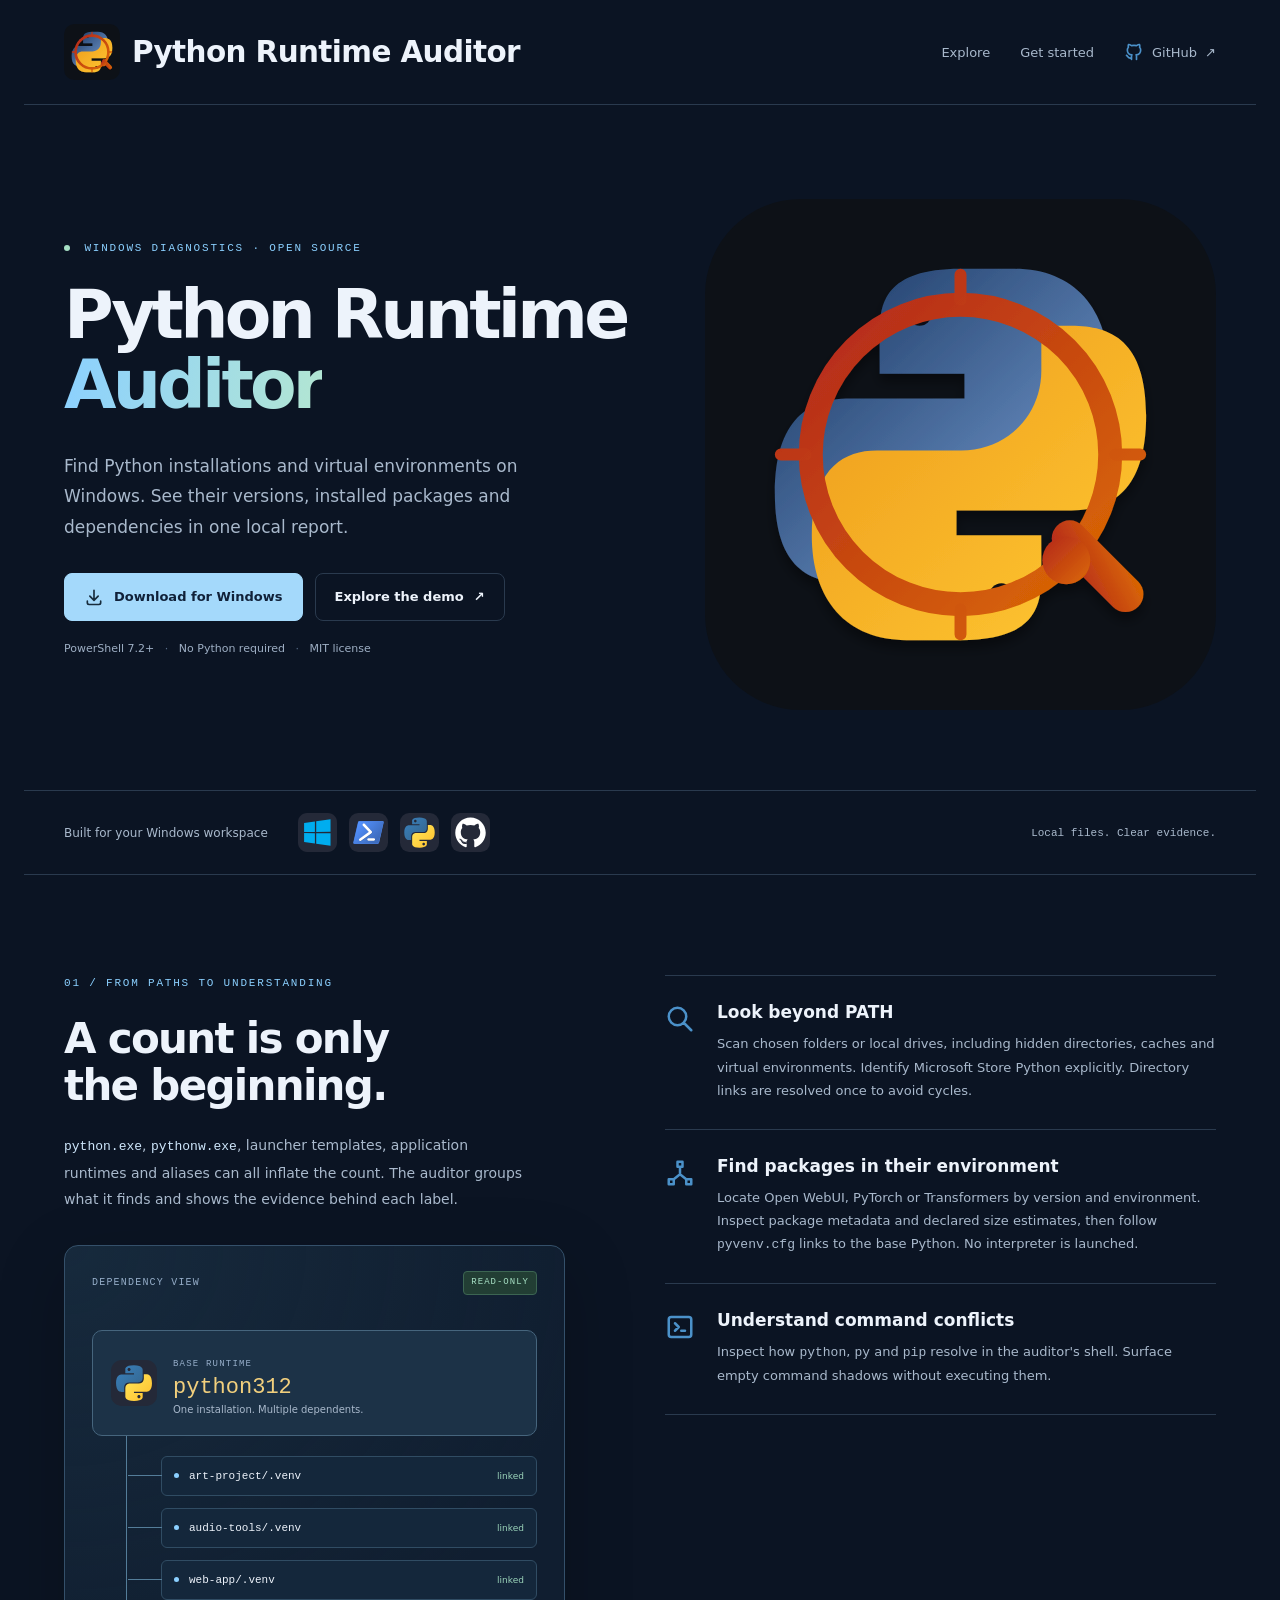
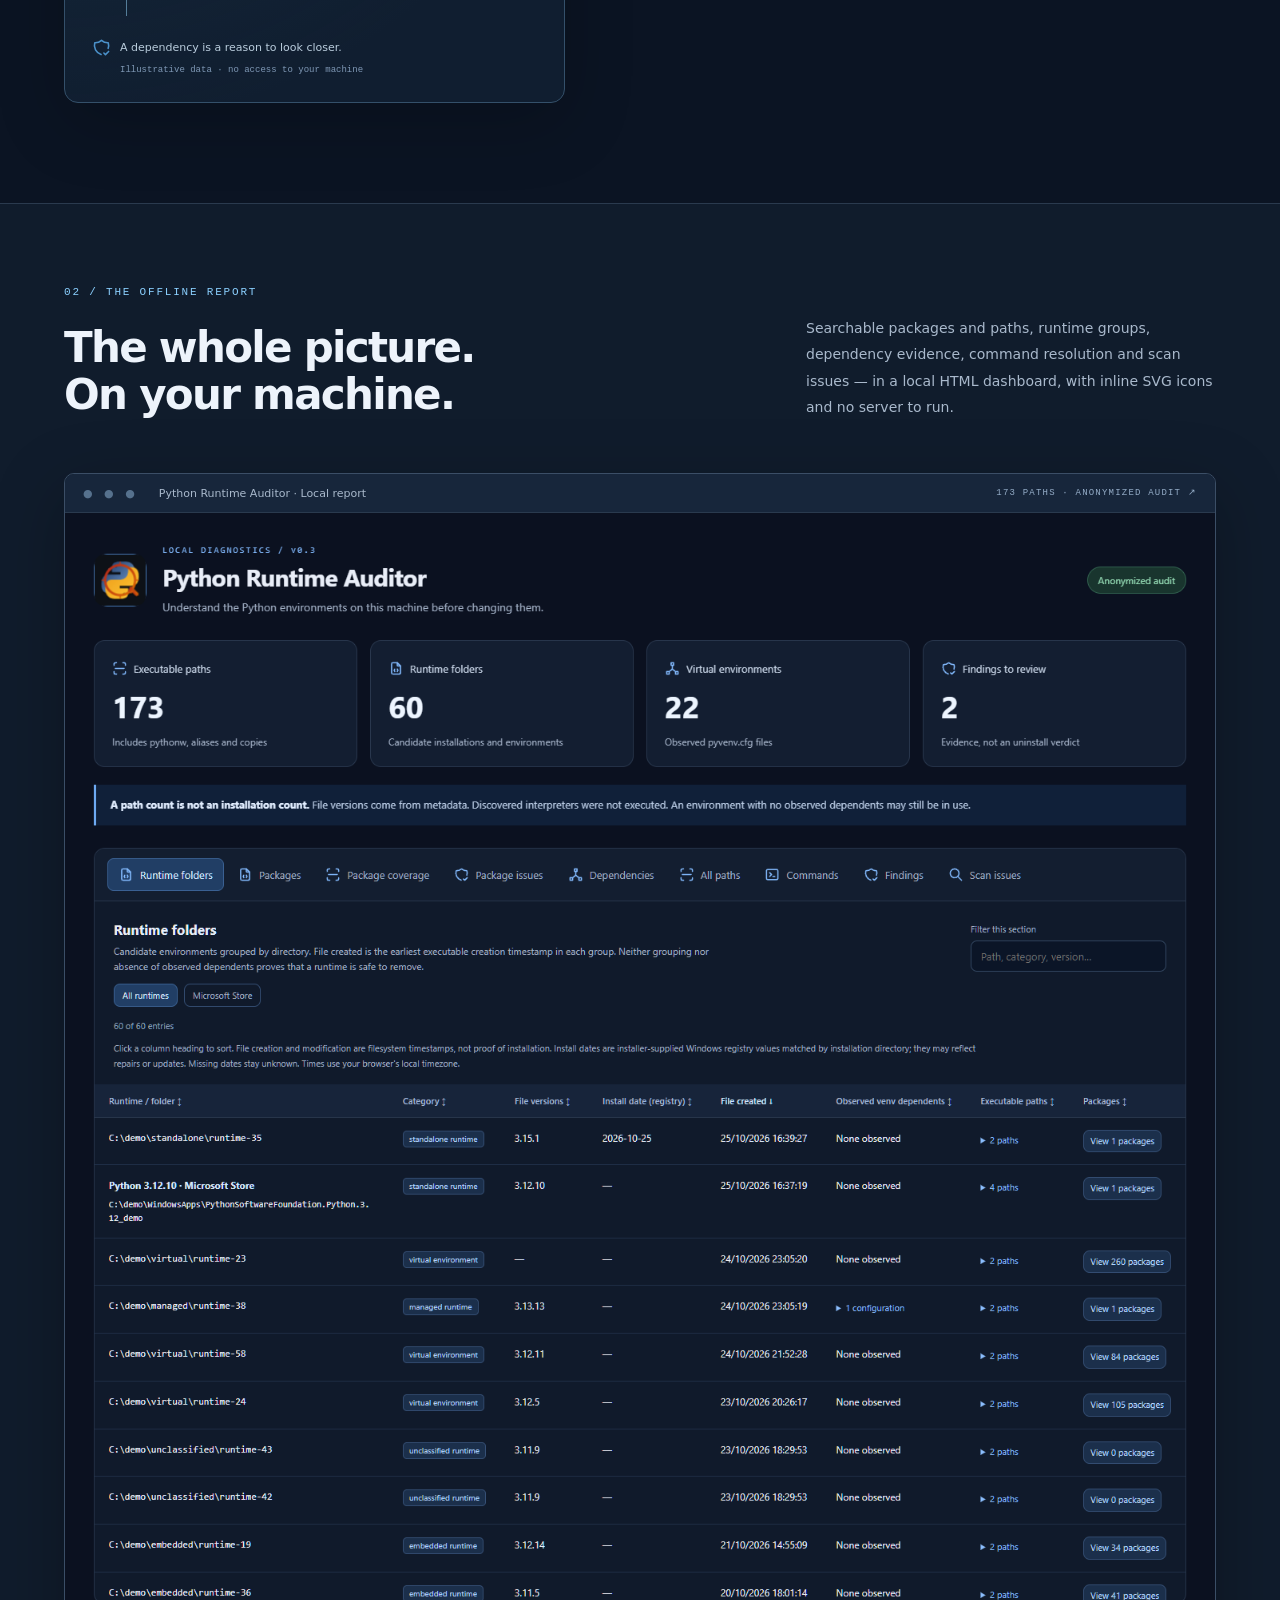
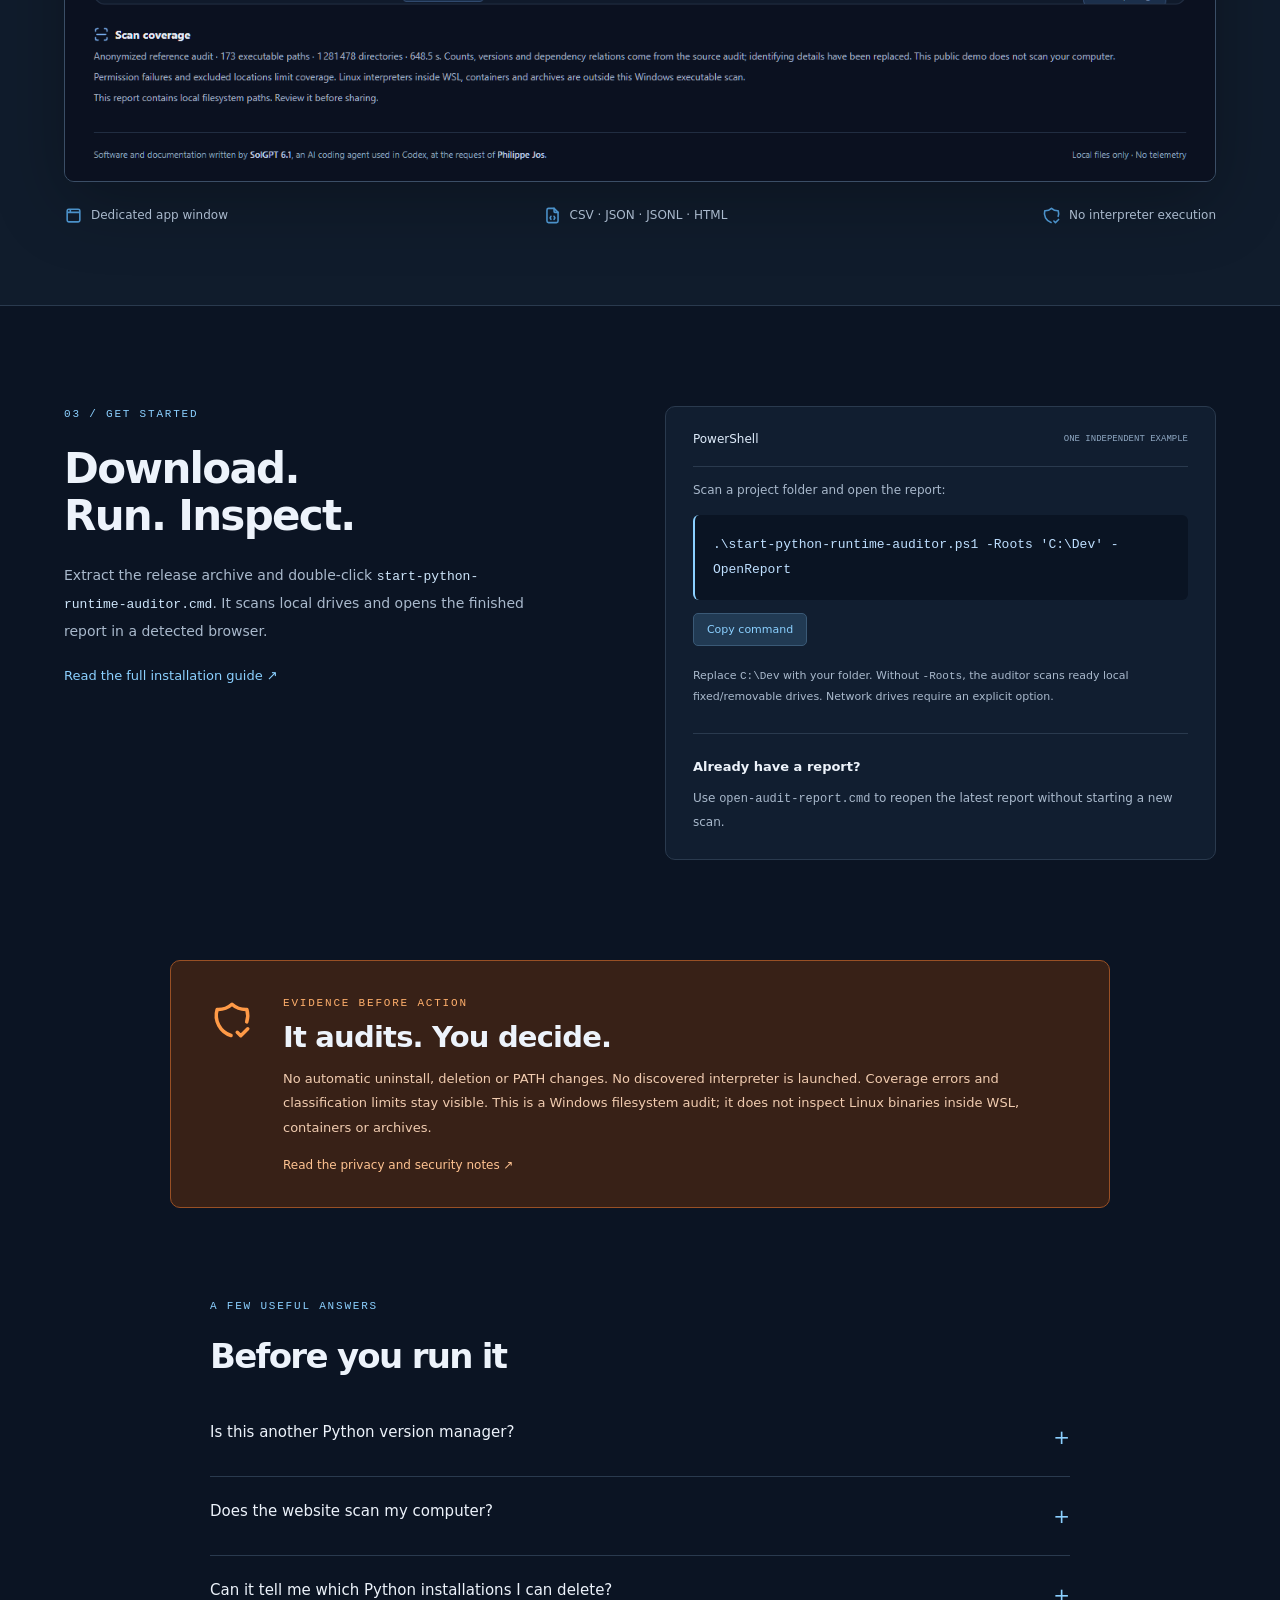
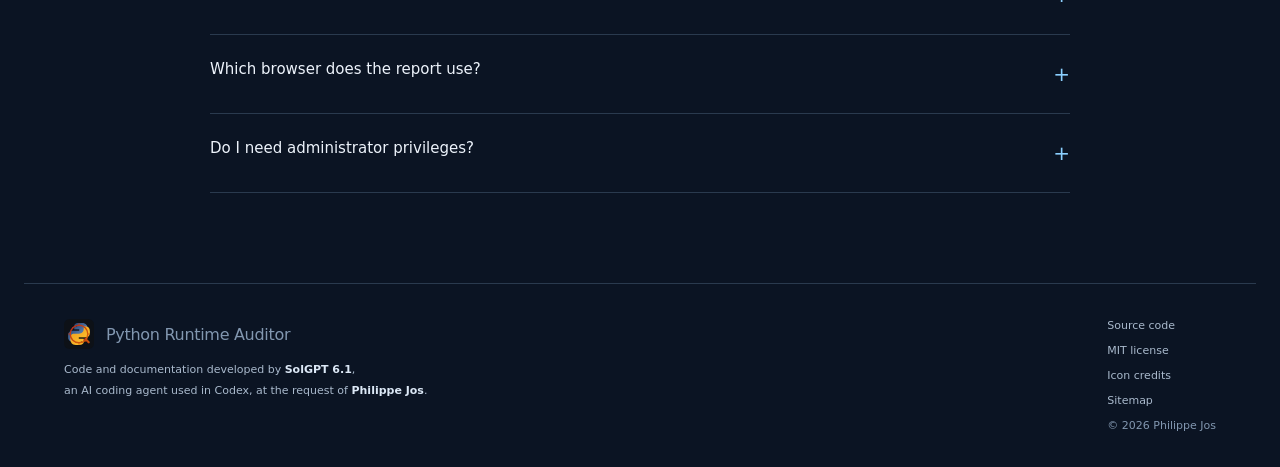
<file: docs/index.html>
<!doctype html>
<html lang="en">
<head>
  <meta charset="utf-8">
  <meta name="viewport" content="width=device-width, initial-scale=1">
  <title>Python Runtime Auditor | Find Python installations on Windows</title>
  <meta name="description" content="Find Python executables across Windows drives, trace virtual environment dependencies, spot command conflicts and explore an offline report. Free, open source, PowerShell 7.2+.">
  <meta name="robots" content="index,follow,max-image-preview:large">
  <meta name="google-site-verification" content="qGfDM8Sp7_7Hgbf_skUtnxU40nsvHxyS44HOBR3rEVY">
  <meta name="theme-color" content="#0b1423">
  <link rel="canonical" href="https://josua.github.io/python-runtime-auditor/">
  <meta property="og:type" content="website">
  <meta property="og:title" content="Python Runtime Auditor — Installations, packages and dependencies">
  <meta property="og:description" content="Find Python installations, inspect installed packages and trace environment dependencies. An open-source Windows audit with an offline dashboard.">
  <meta property="og:url" content="https://josua.github.io/python-runtime-auditor/">
  <meta property="og:image" content="https://josua.github.io/python-runtime-auditor/images/report.png">
  <meta name="twitter:card" content="summary_large_image">
  <link rel="icon" type="image/svg+xml" href="assets/project-icon.svg?v=0.3.1">
  <link rel="stylesheet" href="assets/site.css?v=orange-trust-panel">
  <script src="assets/site.js" defer></script>
  <script type="application/ld+json">{"@context":"https://schema.org","@type":"SoftwareApplication","name":"Python Runtime Auditor","applicationCategory":"DeveloperApplication","operatingSystem":"Windows","softwareRequirements":"PowerShell 7.2 or later","url":"https://josua.github.io/python-runtime-auditor/","license":"https://opensource.org/license/mit/","isAccessibleForFree":true,"offers":{"@type":"Offer","price":"0","priceCurrency":"USD"},"description":"Read-only Windows filesystem audit of Python executable paths, virtual environment dependencies and command-routing conflicts, with an offline HTML report."}</script>
</head>
<body>
  <a class="skip-link" href="#main">Skip to content</a>
  <header class="site-header wrap">
    <a class="wordmark" href="./" aria-label="Python Runtime Auditor home"><img src="assets/project-icon.svg" width="56" height="56" alt=""><span>Python Runtime <strong>Auditor</strong></span></a>
    <nav aria-label="Main navigation"><a href="#explore">Explore</a><a href="#start">Get started</a><a class="github-link" href="https://github.com/josua/python-runtime-auditor"><img src="assets/icons/brand-github.svg" alt="" width="20" height="20"> GitHub <span aria-hidden="true">↗</span></a></nav>
  </header>
  <main id="main">
    <section class="hero wrap">
      <div class="hero-copy"><p class="eyebrow"><span></span> WINDOWS DIAGNOSTICS · OPEN SOURCE</p><h1>Python Runtime<br><em>Auditor</em></h1><p class="hero-lead">Find Python installations and virtual environments on Windows. See their versions, installed packages and dependencies in one local report.</p>
        <div class="actions"><a class="button primary" href="https://github.com/josua/python-runtime-auditor/releases/latest"><img src="assets/icons/download.svg" alt="" width="20" height="20"> Download for Windows</a><a class="button secondary" href="demo/">Explore the demo <span aria-hidden="true">↗</span></a></div>
        <p class="requirements">PowerShell 7.2+ <span>·</span> No Python required <span>·</span> MIT license</p>
      </div>
      <div class="hero-logo"><img src="assets/project-icon.svg" width="512" height="512" alt="Python Runtime Auditor: Python snakes inside a magnifying glass" fetchpriority="high"></div>
    </section>
    <div class="platform-strip wrap"><span>Built for your Windows workspace</span><div><img src="assets/icons/skill-windows.svg" width="39" height="39" alt="Windows"><img src="assets/icons/skill-powershell.svg" width="39" height="39" alt="PowerShell"><img src="assets/icons/skill-python.svg" width="39" height="39" alt="Python"><img src="assets/icons/skill-github.svg" width="39" height="39" alt="GitHub"></div><span class="platform-note">Local files. Clear evidence.</span></div>
    <section class="section wrap" id="explore"><div class="exploration-overview"><div class="section-heading"><p class="eyebrow">01 / FROM PATHS TO UNDERSTANDING</p><h2>A count is only<br>the beginning.</h2><p><code>python.exe</code>, <code>pythonw.exe</code>, launcher templates, application runtimes and aliases can all inflate the count. The auditor groups what it finds and shows the evidence behind each label.</p></div>
      <div class="hero-visual" aria-label="Illustrative Python dependency map">
        <div class="visual-top"><span class="mono">DEPENDENCY VIEW</span><span class="safe-label">READ-ONLY</span></div>
        <div class="runtime-node"><img src="assets/icons/skill-python.svg" width="46" height="46" alt="Python"><div><span class="mono">BASE RUNTIME</span><strong>python312</strong><small>One installation. Multiple dependents.</small></div></div>
        <div class="branch"><div><span class="node-dot"></span><code>art-project/.venv</code><span>linked</span></div><div><span class="node-dot"></span><code>audio-tools/.venv</code><span>linked</span></div><div><span class="node-dot"></span><code>web-app/.venv</code><span>linked</span></div></div>
        <p class="visual-note"><img src="assets/icons/shield-check.svg" width="19" height="19" alt=""> A dependency is a reason to look closer.</p><p class="demo-caption">Illustrative data · no access to your machine</p>
      </div>
      </div>
      <div class="feature-list"><article><img src="assets/icons/search.svg" width="30" height="30" alt=""><div><h3>Look beyond PATH</h3><p>Scan chosen folders or local drives, including hidden directories, caches and virtual environments. Identify Microsoft Store Python explicitly. Directory links are resolved once to avoid cycles.</p></div></article><article><img src="assets/icons/hierarchy-2.svg" width="30" height="30" alt=""><div><h3>Find packages in their environment</h3><p>Locate Open WebUI, PyTorch or Transformers by version and environment. Inspect package metadata and declared size estimates, then follow <code>pyvenv.cfg</code> links to the base Python. No interpreter is launched.</p></div></article><article><img src="assets/icons/terminal-2.svg" width="30" height="30" alt=""><div><h3>Understand command conflicts</h3><p>Inspect how <code>python</code>, <code>py</code> and <code>pip</code> resolve in the auditor's shell. Surface empty command shadows without executing them.</p></div></article></div>
    </section>
    <section class="report-section"><div class="wrap"><div class="section-heading wide"><div><p class="eyebrow">02 / THE OFFLINE REPORT</p><h2>The whole picture.<br>On your machine.</h2></div><p>Searchable packages and paths, runtime groups, dependency evidence, command resolution and scan issues — in a local HTML dashboard, with inline SVG icons and no server to run.</p></div><a class="report-preview" href="demo/" aria-label="Open the anonymized reference audit with 173 executable paths"><div class="preview-bar"><span class="window-dots" aria-hidden="true">● ● ●</span><span>Python Runtime Auditor · Local report</span><span class="mono">173 PATHS · ANONYMIZED AUDIT ↗</span></div><img src="images/report.png" width="1440" height="1587" loading="lazy" alt="Anonymized audit showing 173 executable paths, 60 runtime folders, 22 virtual environments and searchable package metadata"></a><div class="report-benefits"><span><img src="assets/icons/browser.svg" width="19" height="19" alt=""> Dedicated app window</span><span><img src="assets/icons/file-code.svg" width="19" height="19" alt=""> CSV · JSON · JSONL · HTML</span><span><img src="assets/icons/shield-check.svg" width="19" height="19" alt=""> No interpreter execution</span></div></div></section>
    <section class="section wrap start-section" id="start"><div class="section-heading"><p class="eyebrow">03 / GET STARTED</p><h2>Download.<br>Run. Inspect.</h2><p>Extract the release archive and double-click <code>start-python-runtime-auditor.cmd</code>. It scans local drives and opens the finished report in a detected browser.</p><a class="text-link" href="https://github.com/josua/python-runtime-auditor#run">Read the full installation guide <span aria-hidden="true">↗</span></a></div>
      <div class="command-panel"><div class="command-tabs"><span>PowerShell</span><span>ONE INDEPENDENT EXAMPLE</span></div><p>Scan a project folder and open the report:</p><pre><code id="quick-command">.\start-python-runtime-auditor.ps1 -Roots 'C:\Dev' -OpenReport</code></pre><button class="copy-button" type="button" data-copy="quick-command">Copy command</button><p class="command-note">Replace <code>C:\Dev</code> with your folder. Without <code>-Roots</code>, the auditor scans ready local fixed/removable drives. Network drives require an explicit option.</p><div class="reopen"><strong>Already have a report?</strong><p>Use <code>open-audit-report.cmd</code> to reopen the latest report without starting a new scan.</p></div><span id="copy-status" class="sr-only" role="status"></span></div>
    </section>
    <section class="trust-section wrap"><svg class="trust-icon" xmlns="http://www.w3.org/2000/svg" width="42" height="42" viewBox="0 0 24 24" aria-hidden="true" focusable="false"><desc>Paweł Kuna | MIT | https://github.com/tabler/tabler-icons</desc><path fill="none" stroke="currentColor" stroke-linecap="round" stroke-linejoin="round" stroke-width="2" d="M11.46 20.846A12 12 0 0 1 3.5 6A12 12 0 0 0 12 3a12 12 0 0 0 8.5 3a12 12 0 0 1-.09 7.06M15 19l2 2l4-4"/></svg><div><p class="eyebrow">EVIDENCE BEFORE ACTION</p><h2>It audits. You decide.</h2><p>No automatic uninstall, deletion or PATH changes. No discovered interpreter is launched. Coverage errors and classification limits stay visible. This is a Windows filesystem audit; it does not inspect Linux binaries inside WSL, containers or archives.</p><a href="https://github.com/josua/python-runtime-auditor/blob/main/security.md">Read the privacy and security notes ↗</a></div></section>
    <section class="faq wrap"><p class="eyebrow">A FEW USEFUL ANSWERS</p><h2>Before you run it</h2><details><summary>Is this another Python version manager?</summary><p>No. Tools such as uv, pyenv-win and Microsoft Python Environment Tools have different discovery and management workflows. This project focuses on a filesystem inventory, dependency evidence and a report you can review before making changes.</p></details><details><summary>Does the website scan my computer?</summary><p>No. This page and its demo are static. Download the PowerShell scripts and run them locally. The public demo uses an anonymized reference audit with 173 executable paths; it does not access your computer.</p></details><details><summary>Can it tell me which Python installations I can delete?</summary><p>It can show observed dependencies and conflicts to investigate. It does not establish whether a runtime is unused or safe to delete.</p></details><details><summary>Which browser does the report use?</summary><p>It tries Edge, Chrome, Chromium and Brave in application mode, with dedicated profile/cache directories. Firefox, Vivaldi and Opera use a normal-window fallback. Browser policy can affect the final presentation.</p></details><details><summary>Do I need administrator privileges?</summary><p>No. Elevation may improve coverage in protected folders, but the tool records access failures and can run without it. A full drive scan can take several minutes.</p></details></section>
  </main>
  <footer class="site-footer wrap"><div><a class="wordmark" href="./"><img src="assets/project-icon.svg" alt="" width="30" height="30"><span>Python Runtime Auditor</span></a><p>Code and documentation developed by <strong>SolGPT 6.1</strong>,<br>an AI coding agent used in Codex, at the request of <strong>Philippe Jos</strong>.</p></div><div><a href="https://github.com/josua/python-runtime-auditor">Source code</a><a href="https://github.com/josua/python-runtime-auditor/blob/main/LICENSE">MIT license</a><a href="https://github.com/josua/python-runtime-auditor/blob/main/docs/icon-attribution.md">Icon credits</a><a href="sitemap.xml">Sitemap</a><span>© 2026 Philippe Jos</span></div></footer>
</body>
</html>
</file>
<file: docs/assets/site.css>
:root{color-scheme:dark;--bg:#0b1423;--panel:#142137;--line:#2a3a4e;--text:#edf3fb;--muted:#a9b9cc;--blue:#8bd0ff;--green:#a6dfc4;--gold:#f1cf7d;font-family:Segoe UI,system-ui,sans-serif;background:var(--bg);color:var(--text)}*{box-sizing:border-box}html{scroll-behavior:smooth;scroll-padding-top:30px}body{margin:0}a{color:inherit;text-decoration:none}button{font:inherit}button,a{touch-action:manipulation}a:focus-visible,button:focus-visible,summary:focus-visible{outline:3px solid var(--blue);outline-offset:5px}::selection{background:#315a7d}.wrap{max-width:1232px;padding-left:40px;padding-right:40px;margin:auto}.site-header{display:flex;justify-content:space-between;align-items:center;gap:24px;padding-top:24px;padding-bottom:24px;border-bottom:1px solid var(--line)}.wordmark{display:flex;align-items:center;gap:12px;font-size:16px;letter-spacing:-.3px}.wordmark strong{font-weight:600}.site-header nav{display:flex;align-items:center;gap:30px;font-size:13px;color:var(--muted)}.site-header nav a:hover{color:white}.github-link{display:flex;align-items:center;gap:8px}.hero{display:grid;grid-template-columns:1.1fr 1fr;gap:78px;padding-top:94px;padding-bottom:80px;align-items:center}.eyebrow{font:11px/1.6 Consolas,monospace;letter-spacing:1.8px;color:var(--blue);margin:0 0 22px}.eyebrow>span{display:inline-block;width:6px;height:6px;border-radius:50%;background:var(--green);margin-right:6px;vertical-align:middle}h1{font-size:76px;line-height:1.04;letter-spacing:-3.8px;margin:0 0 30px;font-weight:650}h1 em{font-style:normal;background:linear-gradient(100deg,var(--blue),#b3e6d2);background-clip:text;-webkit-background-clip:text;color:transparent}.hero-lead{font-size:17px;line-height:1.8;color:var(--muted);max-width:510px;margin:0 0 30px}.actions{display:flex;gap:12px;flex-wrap:wrap}.button{display:inline-flex;align-items:center;justify-content:center;gap:10px;min-height:48px;padding:13px 19px;border:1px solid var(--line);border-radius:8px;font-size:13px;font-weight:650;transition:background .15s,transform .15s}.primary{background:#a4d9fb;color:#102139;border-color:#a4d9fb}.primary img{filter:brightness(.3)}.primary:hover{background:#c5e8ff;transform:translateY(-2px)}.secondary:hover{background:#182b43}.requirements{font-size:11px;line-height:1.8;color:#9eafc4;margin-top:18px}.requirements span{margin:0 7px;color:#586d87}.hero-visual{padding:25px 27px;border:1px solid #34506a;border-radius:14px;background:radial-gradient(ellipse at 0 0,#203b4f66,transparent 75%),#101e30;box-shadow:0 20px 70px #0003;transform:rotate(-1deg)}.visual-top{display:flex;align-items:center;justify-content:space-between;gap:15px;margin-bottom:35px}.mono{font:10px/1.6 Consolas,monospace;letter-spacing:1.2px;color:#95adc8}.safe-label{font:9px/1.5 Consolas,monospace;color:var(--green);background:#223e34;border:1px solid #3c6552;padding:4px 7px;border-radius:4px;letter-spacing:1px}.runtime-node{display:flex;gap:16px;align-items:center;padding:20px 18px;border:1px solid #46657d;border-radius:10px;background:#1c3247}.runtime-node .mono{font-size:9px}.runtime-node strong{display:block;font:22px/1.5 Consolas,monospace;color:var(--gold)}.runtime-node small{display:block;font-size:10px;color:var(--muted)}.branch{margin:0 0 0 34px;padding:20px 0 4px 34px;border-left:1px solid #547d99}.branch>div{position:relative;display:flex;gap:10px;align-items:center;margin:0 0 12px;padding:13px 12px;border:1px solid #304c63;border-radius:6px;background:#14273b}.branch>div:before{content:"";position:absolute;right:100%;width:34px;border-top:1px solid #547d99}.branch code{font-size:11px}.branch>div>span:last-child{font-size:9px;color:#9bd4ba;margin-left:auto}.node-dot{width:5px;height:5px;border-radius:50%;background:var(--blue);flex:none}.visual-note{display:flex;align-items:center;gap:9px;margin:22px 0 6px;font-size:11px;color:#bacddd}.demo-caption{font:9px/1.6 Consolas,monospace;color:#7f98b5;margin:0 0 0 28px}.platform-strip{display:flex;align-items:center;gap:30px;border-top:1px solid var(--line);border-bottom:1px solid var(--line);padding-top:22px;padding-bottom:22px;color:var(--muted);font-size:12px}.platform-strip>div{display:flex;gap:12px}.platform-note{margin-left:auto;font:11px Consolas,monospace}.section{display:grid;grid-template-columns:1fr 1.1fr;gap:100px;padding-top:100px;padding-bottom:100px}.section-heading h2,h2{font-size:42px;font-weight:620;letter-spacing:-1.7px;line-height:1.12;margin:0 0 23px}.section-heading p:not(.eyebrow){font-size:14px;line-height:1.9;color:var(--muted);max-width:470px}.section-heading code{color:#cee6fb;font-size:.93em}.feature-list{border-top:1px solid var(--line)}.feature-list article{display:flex;gap:22px;padding:26px 0;border-bottom:1px solid var(--line)}.feature-list article>img{flex:none;margin-top:2px}.feature-list h3{font-size:17px;font-weight:600;margin:0 0 10px}.feature-list p{font-size:13px;line-height:1.8;color:var(--muted);margin:0}.report-section{background:#101c2c;padding:80px 0;border-top:1px solid var(--line);border-bottom:1px solid var(--line)}.wide{display:flex;justify-content:space-between;gap:50px;align-items:end;margin-bottom:32px}.wide p:not(.eyebrow){max-width:410px;margin:0 0 20px}.report-preview{display:block;overflow:hidden;border:1px solid #3b4e66;border-radius:10px;box-shadow:0 20px 70px #0004;transition:border-color .2s}.report-preview:hover{border-color:var(--blue)}.report-preview>img{width:100%;height:auto;display:block}.preview-bar{display:flex;gap:20px;align-items:center;padding:12px 18px;font-size:11px;color:var(--muted);background:#17263b;border-bottom:1px solid var(--line)}.window-dots{letter-spacing:4px;color:#56718d}.preview-bar .mono{margin-left:auto;font-size:9px}.report-benefits{display:flex;justify-content:space-between;flex-wrap:wrap;gap:18px;margin-top:24px;font-size:12px;color:var(--muted)}.report-benefits span{display:flex;align-items:center;gap:8px}.start-section{align-items:start}.text-link{display:inline-block;font-size:13px;color:var(--blue);margin-top:10px}.text-link:hover{text-decoration:underline}.command-panel{padding:25px 27px;border:1px solid var(--line);border-radius:10px;background:#111e30}.command-tabs{display:flex;justify-content:space-between;gap:15px;padding-bottom:20px;border-bottom:1px solid var(--line);font-size:12px;color:#deebfa}.command-tabs span:last-child{font:9px/1.6 Consolas,monospace;color:#8fa8c2}.command-panel p{font-size:12px;color:var(--muted);line-height:1.9}.command-panel pre{font:13px/1.9 Consolas,monospace;color:#bedfff;white-space:pre-wrap;overflow-wrap:anywhere;padding:18px;background:#0a1423;border-radius:6px;border-left:2px solid var(--blue)}.copy-button{color:var(--blue);background:#213a53;padding:9px 13px;border:1px solid #3a5976;border-radius:5px;cursor:pointer;font-size:11px}.copy-button:hover{background:#31516d}.command-note{font-size:11px!important;margin-top:20px}.reopen{margin-top:25px;padding-top:22px;border-top:1px solid var(--line)}.reopen strong{font-size:13px}.reopen p{margin-bottom:0}.trust-section{display:flex;gap:30px;align-items:start;max-width:940px;width:calc(100% - 80px);padding-top:34px;padding-bottom:34px;border:1px solid #995025;border-radius:10px;background:#382117}.trust-section .trust-icon{flex:none;margin-top:4px;color:#ff9a47}.trust-section .eyebrow{color:#ffaf6c;margin-bottom:9px}.trust-section h2{font-size:29px;letter-spacing:-.8px;margin-bottom:13px}.trust-section p:not(.eyebrow){font-size:13px;line-height:1.9;color:#f1ccb0;max-width:850px}.trust-section a{font-size:12px;color:#ffc391}.trust-section a:hover{text-decoration:underline}.faq{padding-top:90px;padding-bottom:90px;max-width:940px}.faq h2{font-size:34px}.faq details{border-bottom:1px solid var(--line);padding:22px 0}.faq summary{cursor:pointer;font-size:15px;line-height:1.7;list-style:none;display:flex;justify-content:space-between;gap:24px}.faq summary:after{content:"+";color:var(--blue);font-size:20px}.faq details[open] summary:after{content:"−"}.faq details p{font-size:13px;line-height:1.9;color:var(--muted);max-width:750px;margin-bottom:0}.site-footer{display:flex;justify-content:space-between;gap:40px;padding-top:35px;padding-bottom:35px;border-top:1px solid var(--line)}.site-footer p{font-size:11px;line-height:1.9;color:var(--muted)}.site-footer p strong{font-weight:600;color:#dce8f6}.site-footer>div:last-child{display:flex;flex-direction:column;gap:12px;font-size:11px;color:var(--muted)}.site-footer a:hover{color:var(--blue)}.site-footer span:last-child{color:#8297b0}.sr-only,.skip-link{position:absolute;width:1px;height:1px;overflow:hidden;clip:rect(0,0,0,0);white-space:nowrap}.skip-link:focus{width:auto;height:auto;clip:auto;top:10px;left:10px;background:#fff;color:#000;padding:15px;z-index:10}details summary::-webkit-details-marker{display:none}
@media(max-width:1000px){.hero{gap:35px;padding-top:70px}h1{font-size:62px}.section{gap:55px}.hero-visual{padding:22px}.platform-note{display:none}.trust-section{width:calc(100% - 60px)}.wrap{padding-left:30px;padding-right:30px}.branch{margin-left:22px;padding-left:24px}.branch>div:before{width:24px}.hero-lead{font-size:15px}.actions{gap:9px}.button{padding:12px 15px;font-size:12px}}
@media(max-width:750px){.hero{grid-template-columns:1fr;gap:45px;padding-top:56px;padding-bottom:45px}.hero-copy{max-width:570px}h1{font-size:64px}.hero-visual{max-width:520px;transform:none}.site-header nav>a:not(.github-link){display:none}.section{grid-template-columns:1fr;gap:30px;padding-top:65px;padding-bottom:65px}.section-heading p:not(.eyebrow){max-width:none}.section-heading h2{font-size:36px}.wide{display:block}.wide p:not(.eyebrow){max-width:none}.report-section{padding:60px 0}.platform-strip{gap:20px;justify-content:space-between}.platform-strip>span{max-width:160px;line-height:1.7}.platform-strip>div{gap:8px}.platform-strip img{width:32px;height:32px}.preview-bar>span:nth-child(2){display:none}.report-benefits{justify-content:start;font-size:11px}.trust-section{gap:18px;padding:26px}.trust-section .trust-icon{width:30px;height:30px}.faq{padding-top:60px;padding-bottom:60px}.site-footer{flex-direction:column}.site-footer>div:last-child{flex-direction:row;flex-wrap:wrap;gap:20px}}
@media(max-width:430px){.wrap{padding-left:22px;padding-right:22px}.site-header{gap:10px;padding-top:18px;padding-bottom:18px}.wordmark{font-size:12px;gap:8px}.wordmark img{width:30px;height:30px}.site-header nav{font-size:11px}.hero{padding-top:45px}h1{font-size:55px;letter-spacing:-3px}.eyebrow{font-size:9px}.hero-lead{font-size:14px}.hero-visual{padding:19px 16px}.runtime-node{padding:15px 12px}.runtime-node small{font-size:9px}.branch{margin-left:18px;padding-left:18px}.branch>div:before{width:18px}.branch code{font-size:10px}.requirements{font-size:10px}.platform-strip>span{font-size:10px;max-width:130px}.section-heading h2{font-size:34px}.command-panel{padding:21px 18px}.trust-section{width:calc(100% - 36px);padding:24px 20px}.trust-section .trust-icon{display:none}.report-benefits{gap:14px}.preview-bar .mono{font-size:8px}.faq summary{font-size:14px}.site-footer>div:last-child{gap:16px}}
.hero-logo{width:100%;min-width:0}.hero-logo>img{display:block;width:100%;height:auto;aspect-ratio:1}.exploration-overview{min-width:0}.exploration-overview .hero-visual{margin-top:32px;transform:none}
.site-header{flex-wrap:wrap;row-gap:16px}.site-header .wordmark{font-size:clamp(22px,2.3vw,30px);font-weight:600;letter-spacing:-.6px;min-width:0}.site-header .wordmark>img{width:56px;height:56px;flex:none}.site-header .wordmark>span{min-width:0}.hero h1{font-size:clamp(48px,5.3vw,76px)}
@media(max-width:430px){.site-header .wordmark{font-size:22px;gap:10px}.site-header .wordmark>img{width:44px;height:44px}.site-header nav{margin-left:auto}.hero h1{letter-spacing:-2px}}
@media(max-width:750px){.hero-logo{max-width:520px;justify-self:center}.exploration-overview .hero-visual{max-width:none}}
@media(prefers-reduced-motion:reduce){html{scroll-behavior:auto}*{transition:none!important}}
</file>
